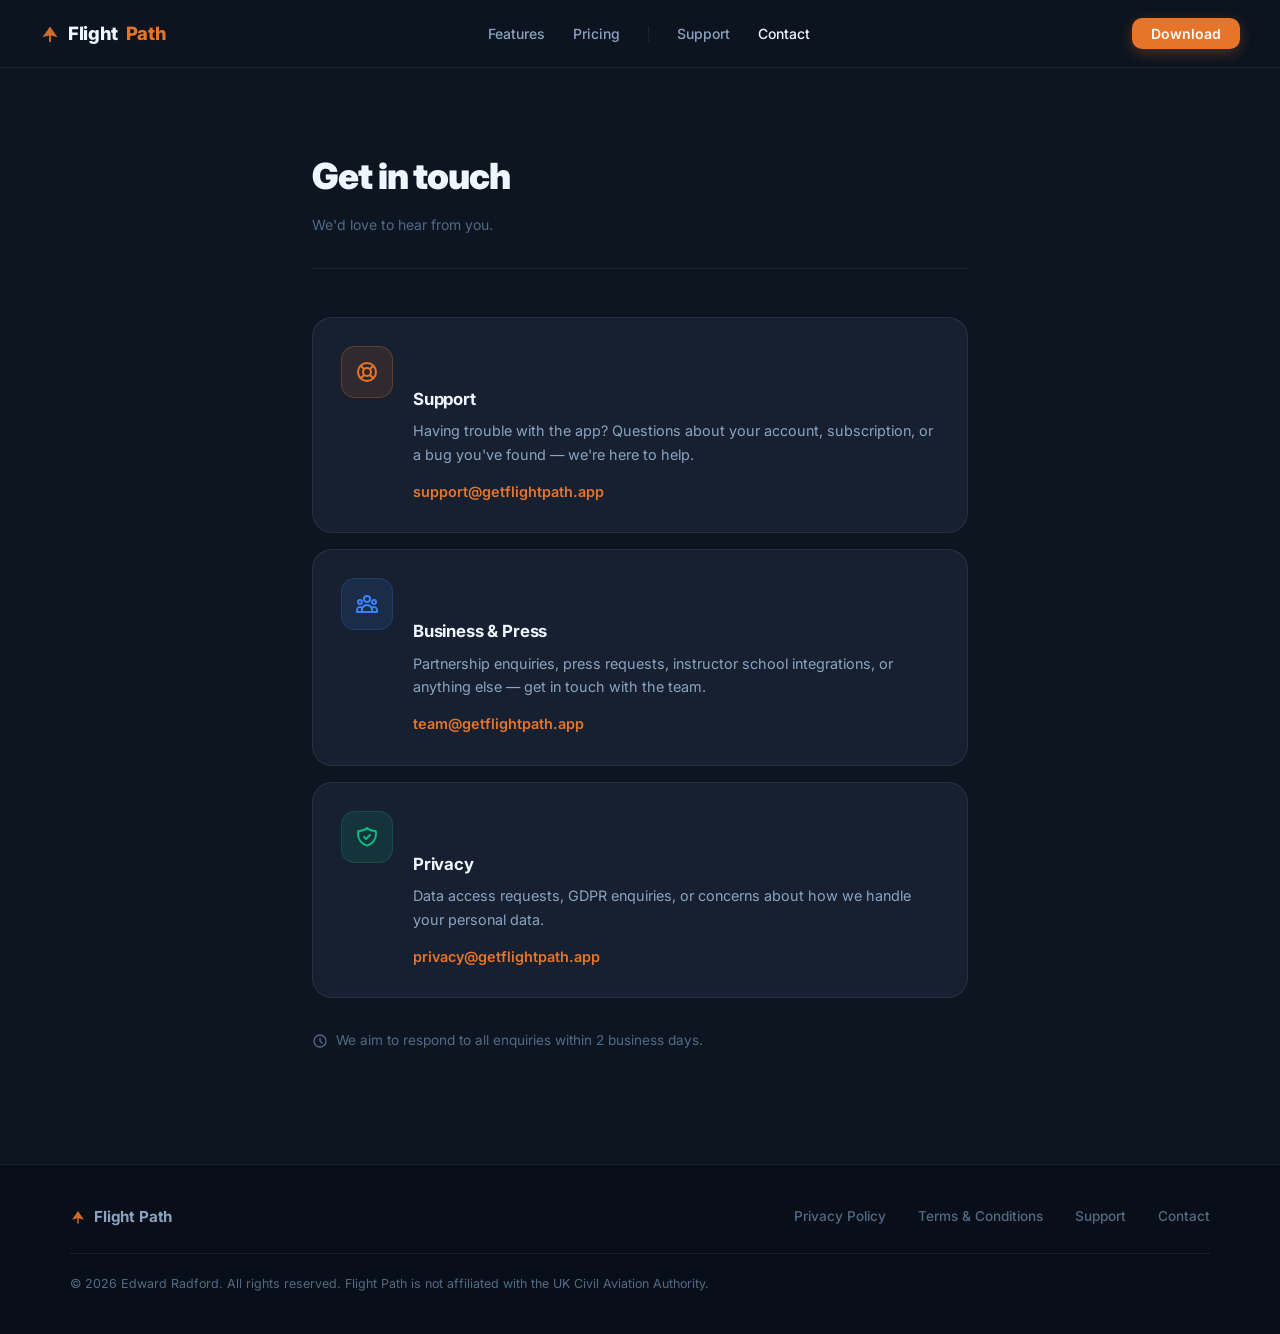
<file: contact.html>
<!DOCTYPE html>
<html lang="en">
<head>
  <meta charset="UTF-8">
  <meta name="viewport" content="width=device-width, initial-scale=1.0">
  <title>Contact — Flight Path</title>
  <meta name="description" content="Get in touch with the Flight Path team.">
  <link rel="preconnect" href="https://fonts.googleapis.com">
  <link rel="preconnect" href="https://fonts.gstatic.com" crossorigin>
  <link href="https://fonts.googleapis.com/css2?family=Inter:wght@300;400;500;600;700;800;900&display=swap" rel="stylesheet">
  <link rel="stylesheet" href="style.css">
</head>
<body>

  <nav>
    <a href="/" class="nav-logo">
      <svg width="20" height="20" viewBox="0 0 24 24" fill="none"><path d="M21 16L12 3L3 16L12 13.5L21 16Z" fill="currentColor" opacity="0.9"/><path d="M12 13.5V21" stroke="currentColor" stroke-width="2" stroke-linecap="round"/></svg>
      Flight<span>Path</span>
    </a>
    <ul class="nav-links">
      <li><a href="/#features">Features</a></li>
      <li><a href="/#pricing">Pricing</a></li>
      <li class="nav-divider" aria-hidden="true"></li>
      <li><a href="support.html">Support</a></li>
      <li><a href="contact.html" style="color: var(--text-1);">Contact</a></li>
    </ul>
    <div class="nav-actions">
      <a href="#" class="btn btn-primary">Download</a>
    </div>
    <button class="nav-hamburger" aria-label="Toggle menu" onclick="document.querySelector('nav').classList.toggle('nav-open')">
      <span></span><span></span><span></span>
    </button>
  </nav>

  <div class="legal-page" style="padding-top: 5rem;">

    <h1>Get in touch</h1>
    <span class="last-updated">We'd love to hear from you.</span>

    <div class="contact-grid">

      <div class="contact-card">
        <div class="contact-card-icon support-icon">
          <svg width="24" height="24" viewBox="0 0 24 24" fill="none"><path d="M18.364 5.636l-3.536 3.536m0 5.656l3.536 3.536M9.172 9.172L5.636 5.636m3.536 9.192l-3.536 3.536M21 12a9 9 0 11-18 0 9 9 0 0118 0zm-5 0a4 4 0 11-8 0 4 4 0 018 0z" stroke="currentColor" stroke-width="2" stroke-linecap="round" stroke-linejoin="round"/></svg>
        </div>
        <div class="contact-card-body">
          <h2>Support</h2>
          <p>Having trouble with the app? Questions about your account, subscription, or a bug you've found — we're here to help.</p>
          <a href="mailto:support@getflightpath.app" class="contact-link">support@getflightpath.app</a>
        </div>
      </div>

      <div class="contact-card">
        <div class="contact-card-icon team-icon">
          <svg width="24" height="24" viewBox="0 0 24 24" fill="none"><path d="M17 20h5v-2a3 3 0 00-5.356-1.857M17 20H7m10 0v-2c0-.656-.126-1.283-.356-1.857M7 20H2v-2a3 3 0 015.356-1.857M7 20v-2c0-.656.126-1.283.356-1.857m0 0a5.002 5.002 0 019.288 0M15 7a3 3 0 11-6 0 3 3 0 016 0zm6 3a2 2 0 11-4 0 2 2 0 014 0zM7 10a2 2 0 11-4 0 2 2 0 014 0z" stroke="currentColor" stroke-width="2" stroke-linecap="round" stroke-linejoin="round"/></svg>
        </div>
        <div class="contact-card-body">
          <h2>Business & Press</h2>
          <p>Partnership enquiries, press requests, instructor school integrations, or anything else — get in touch with the team.</p>
          <a href="mailto:team@getflightpath.app" class="contact-link">team@getflightpath.app</a>
        </div>
      </div>

      <div class="contact-card">
        <div class="contact-card-icon privacy-icon">
          <svg width="24" height="24" viewBox="0 0 24 24" fill="none"><path d="M9 12l2 2 4-4m5.618-4.016A11.955 11.955 0 0112 2.944a11.955 11.955 0 01-8.618 3.04A12.02 12.02 0 003 9c0 5.591 3.824 10.29 9 11.622 5.176-1.332 9-6.03 9-11.622 0-1.042-.133-2.052-.382-3.016z" stroke="currentColor" stroke-width="2" stroke-linecap="round" stroke-linejoin="round"/></svg>
        </div>
        <div class="contact-card-body">
          <h2>Privacy</h2>
          <p>Data access requests, GDPR enquiries, or concerns about how we handle your personal data.</p>
          <a href="mailto:privacy@getflightpath.app" class="contact-link">privacy@getflightpath.app</a>
        </div>
      </div>

    </div>

    <div class="response-note">
      <svg width="16" height="16" viewBox="0 0 24 24" fill="none"><path d="M12 8v4l3 3m6-3a9 9 0 11-18 0 9 9 0 0118 0z" stroke="currentColor" stroke-width="2" stroke-linecap="round"/></svg>
      We aim to respond to all enquiries within 2 business days.
    </div>

  </div>

  <footer>
    <div class="footer-inner">
      <a href="/" class="footer-logo">
        <svg width="16" height="16" viewBox="0 0 24 24" fill="none"><path d="M21 16L12 3L3 16L12 13.5L21 16Z" fill="currentColor" opacity="0.9"/><path d="M12 13.5V21" stroke="currentColor" stroke-width="2" stroke-linecap="round"/></svg>
        Flight Path
      </a>
      <div class="footer-links">
        <a href="privacy.html">Privacy Policy</a>
        <a href="terms.html">Terms &amp; Conditions</a>
        <a href="support.html">Support</a>
        <a href="contact.html">Contact</a>
      </div>
    </div>
    <p class="footer-copy">© 2026 Edward Radford. All rights reserved. Flight Path is not affiliated with the UK Civil Aviation Authority.</p>
  </footer>

</body>
</html>
</file>
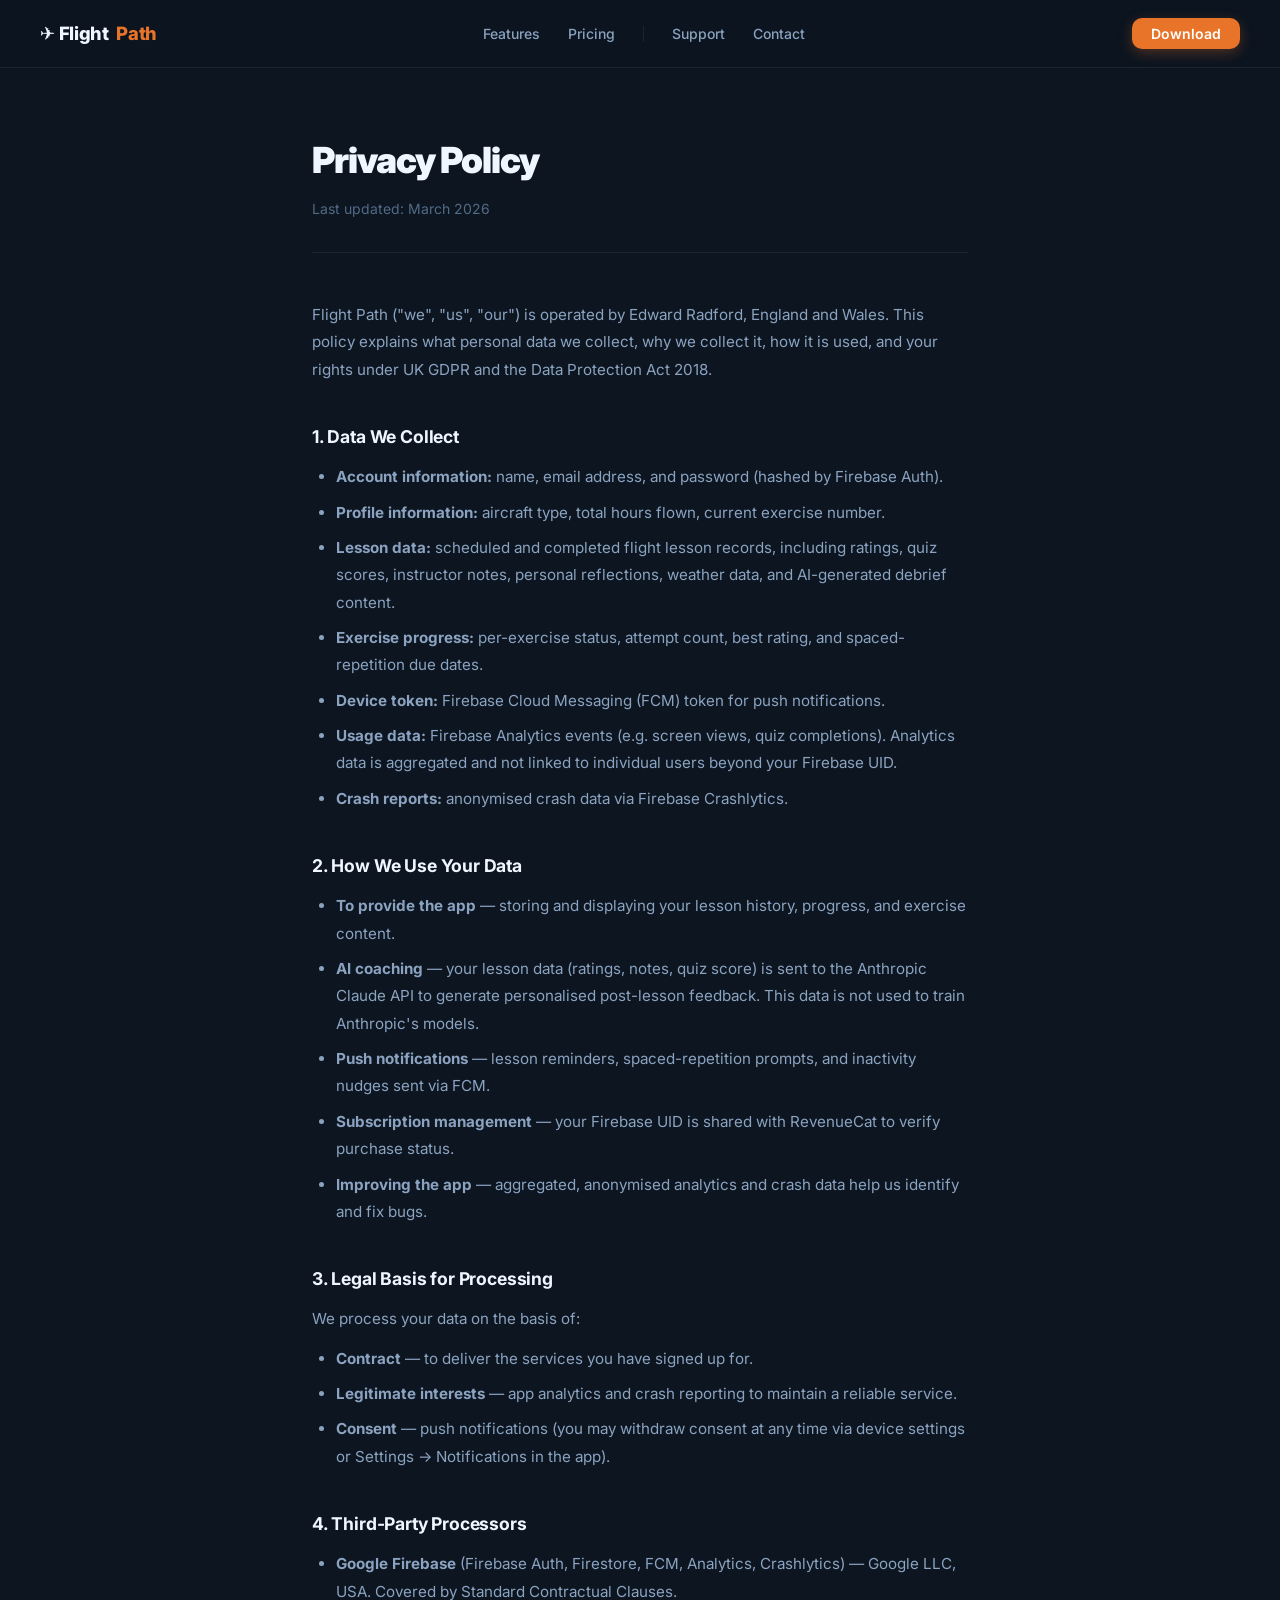
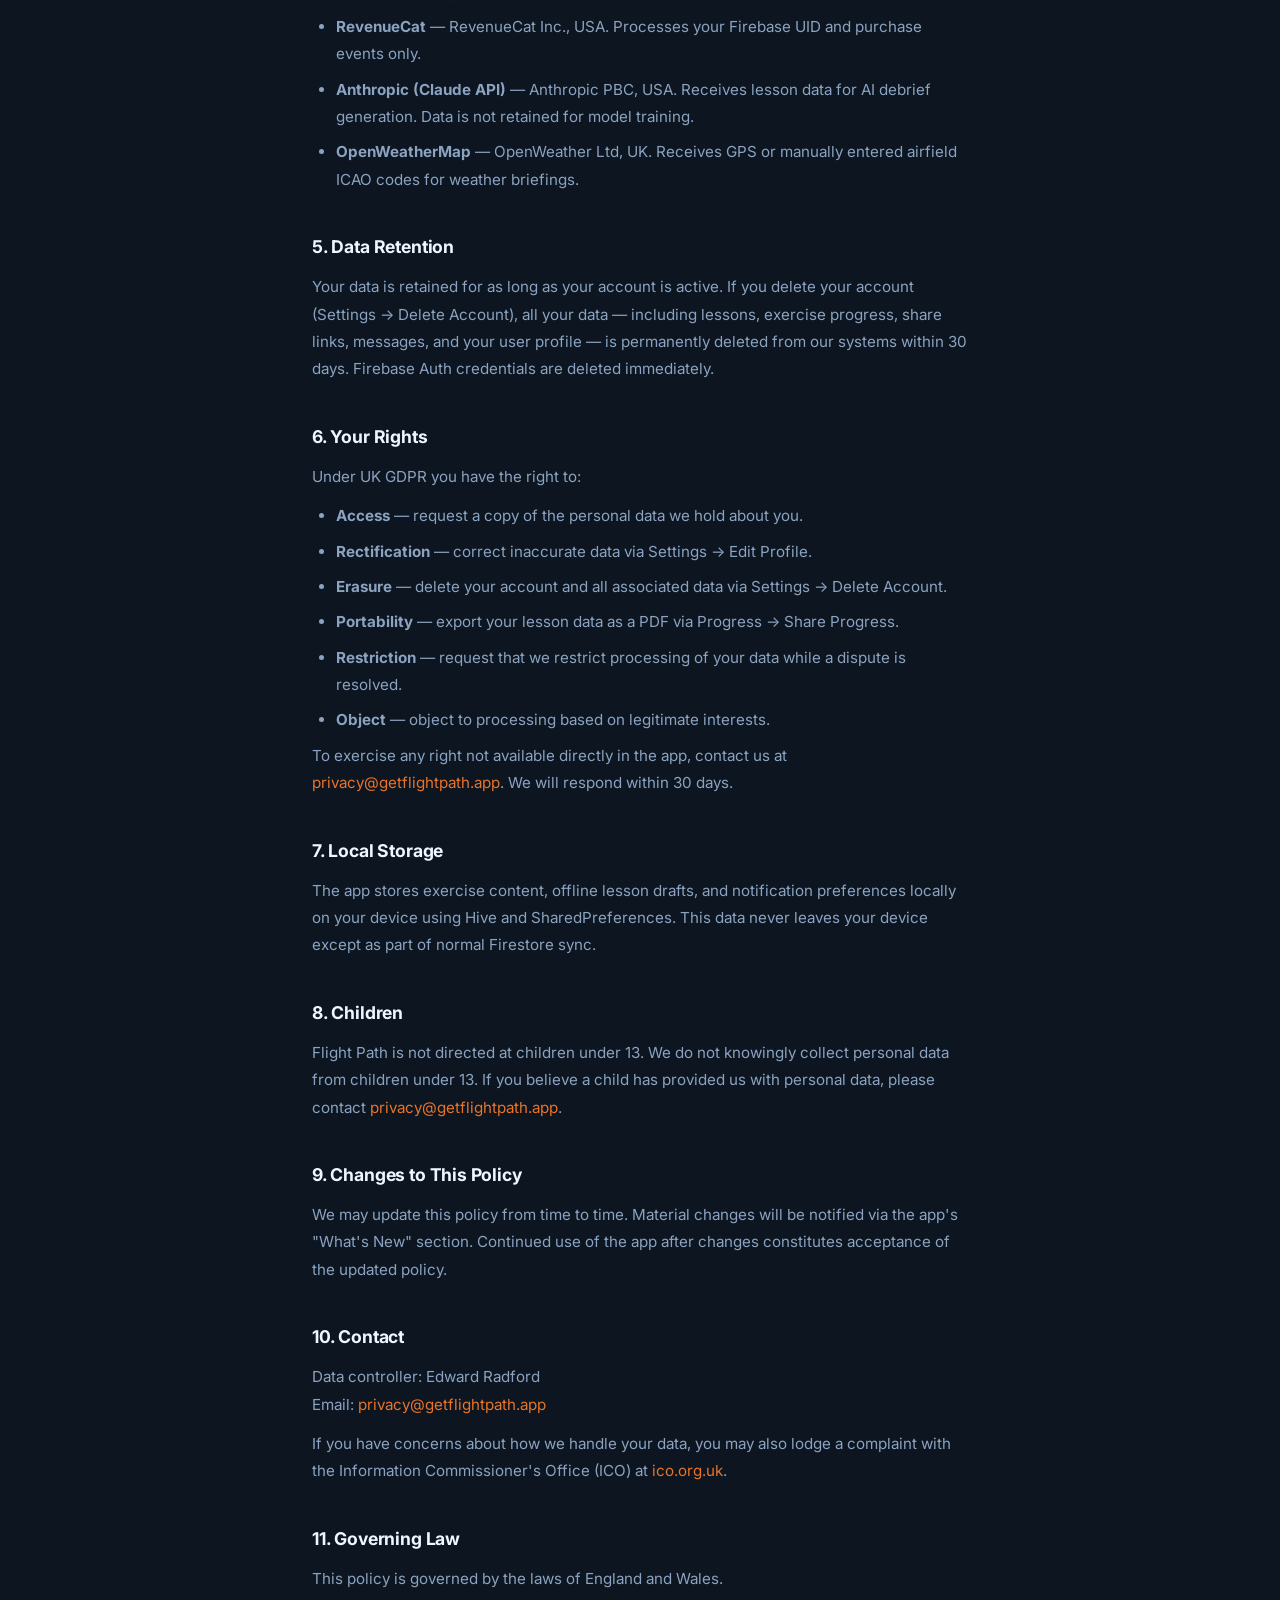
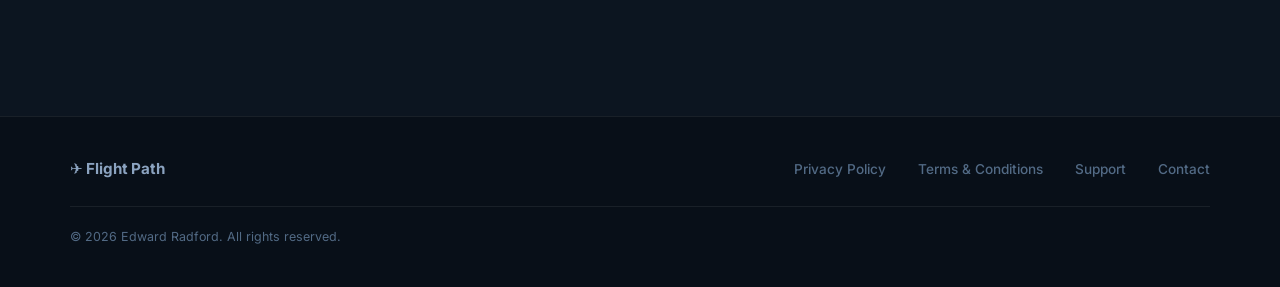
<file: privacy.html>
<!DOCTYPE html>
<html lang="en">
<head>
  <meta charset="UTF-8">
  <meta name="viewport" content="width=device-width, initial-scale=1.0">
  <title>Privacy Policy — Flight Path</title>
  <meta name="description" content="Privacy Policy for the Flight Path app — how we collect, use and protect your data.">
  <meta name="robots" content="index, follow">
  <link rel="canonical" href="https://getflightpath.app/privacy">
  <link rel="stylesheet" href="style.css">
</head>
<body>

  <!-- NAV -->
  <nav>
    <a href="/" class="nav-logo">&#9992; Flight <span>Path</span></a>
    <ul class="nav-links">
      <li><a href="/#features">Features</a></li>
      <li><a href="/#pricing">Pricing</a></li>
      <li class="nav-divider" aria-hidden="true"></li>
      <li><a href="support.html">Support</a></li>
      <li><a href="contact.html">Contact</a></li>
    </ul>
    <div class="nav-actions">
      <a href="#" class="btn btn-primary">Download</a>
    </div>
    <button class="nav-hamburger" aria-label="Toggle menu" onclick="document.querySelector('nav').classList.toggle('nav-open')">
      <span></span><span></span><span></span>
    </button>
  </nav>

  <!-- CONTENT -->
  <main class="legal-page">

    <h1>Privacy Policy</h1>
    <span class="last-updated">Last updated: March 2026</span>

    <p>Flight Path ("we", "us", "our") is operated by Edward Radford, England and Wales. This policy explains what personal data we collect, why we collect it, how it is used, and your rights under UK GDPR and the Data Protection Act 2018.</p>

    <h2>1. Data We Collect</h2>
    <ul>
      <li><strong>Account information:</strong> name, email address, and password (hashed by Firebase Auth).</li>
      <li><strong>Profile information:</strong> aircraft type, total hours flown, current exercise number.</li>
      <li><strong>Lesson data:</strong> scheduled and completed flight lesson records, including ratings, quiz scores, instructor notes, personal reflections, weather data, and AI-generated debrief content.</li>
      <li><strong>Exercise progress:</strong> per-exercise status, attempt count, best rating, and spaced-repetition due dates.</li>
      <li><strong>Device token:</strong> Firebase Cloud Messaging (FCM) token for push notifications.</li>
      <li><strong>Usage data:</strong> Firebase Analytics events (e.g. screen views, quiz completions). Analytics data is aggregated and not linked to individual users beyond your Firebase UID.</li>
      <li><strong>Crash reports:</strong> anonymised crash data via Firebase Crashlytics.</li>
    </ul>

    <h2>2. How We Use Your Data</h2>
    <ul>
      <li><strong>To provide the app</strong> — storing and displaying your lesson history, progress, and exercise content.</li>
      <li><strong>AI coaching</strong> — your lesson data (ratings, notes, quiz score) is sent to the Anthropic Claude API to generate personalised post-lesson feedback. This data is not used to train Anthropic's models.</li>
      <li><strong>Push notifications</strong> — lesson reminders, spaced-repetition prompts, and inactivity nudges sent via FCM.</li>
      <li><strong>Subscription management</strong> — your Firebase UID is shared with RevenueCat to verify purchase status.</li>
      <li><strong>Improving the app</strong> — aggregated, anonymised analytics and crash data help us identify and fix bugs.</li>
    </ul>

    <h2>3. Legal Basis for Processing</h2>
    <p>We process your data on the basis of:</p>
    <ul>
      <li><strong>Contract</strong> — to deliver the services you have signed up for.</li>
      <li><strong>Legitimate interests</strong> — app analytics and crash reporting to maintain a reliable service.</li>
      <li><strong>Consent</strong> — push notifications (you may withdraw consent at any time via device settings or Settings &rarr; Notifications in the app).</li>
    </ul>

    <h2>4. Third-Party Processors</h2>
    <ul>
      <li><strong>Google Firebase</strong> (Firebase Auth, Firestore, FCM, Analytics, Crashlytics) — Google LLC, USA. Covered by Standard Contractual Clauses.</li>
      <li><strong>RevenueCat</strong> — RevenueCat Inc., USA. Processes your Firebase UID and purchase events only.</li>
      <li><strong>Anthropic (Claude API)</strong> — Anthropic PBC, USA. Receives lesson data for AI debrief generation. Data is not retained for model training.</li>
      <li><strong>OpenWeatherMap</strong> — OpenWeather Ltd, UK. Receives GPS or manually entered airfield ICAO codes for weather briefings.</li>
    </ul>

    <h2>5. Data Retention</h2>
    <p>Your data is retained for as long as your account is active. If you delete your account (Settings &rarr; Delete Account), all your data — including lessons, exercise progress, share links, messages, and your user profile — is permanently deleted from our systems within 30 days. Firebase Auth credentials are deleted immediately.</p>

    <h2>6. Your Rights</h2>
    <p>Under UK GDPR you have the right to:</p>
    <ul>
      <li><strong>Access</strong> — request a copy of the personal data we hold about you.</li>
      <li><strong>Rectification</strong> — correct inaccurate data via Settings &rarr; Edit Profile.</li>
      <li><strong>Erasure</strong> — delete your account and all associated data via Settings &rarr; Delete Account.</li>
      <li><strong>Portability</strong> — export your lesson data as a PDF via Progress &rarr; Share Progress.</li>
      <li><strong>Restriction</strong> — request that we restrict processing of your data while a dispute is resolved.</li>
      <li><strong>Object</strong> — object to processing based on legitimate interests.</li>
    </ul>
    <p>To exercise any right not available directly in the app, contact us at <a href="mailto:privacy@getflightpath.app">privacy@getflightpath.app</a>. We will respond within 30 days.</p>

    <h2>7. Local Storage</h2>
    <p>The app stores exercise content, offline lesson drafts, and notification preferences locally on your device using Hive and SharedPreferences. This data never leaves your device except as part of normal Firestore sync.</p>

    <h2>8. Children</h2>
    <p>Flight Path is not directed at children under 13. We do not knowingly collect personal data from children under 13. If you believe a child has provided us with personal data, please contact <a href="mailto:privacy@getflightpath.app">privacy@getflightpath.app</a>.</p>

    <h2>9. Changes to This Policy</h2>
    <p>We may update this policy from time to time. Material changes will be notified via the app's "What's New" section. Continued use of the app after changes constitutes acceptance of the updated policy.</p>

    <h2>10. Contact</h2>
    <p>
      Data controller: Edward Radford<br>
      Email: <a href="mailto:privacy@getflightpath.app">privacy@getflightpath.app</a>
    </p>
    <p>If you have concerns about how we handle your data, you may also lodge a complaint with the Information Commissioner's Office (ICO) at <a href="https://ico.org.uk" target="_blank" rel="noopener">ico.org.uk</a>.</p>

    <h2>11. Governing Law</h2>
    <p>This policy is governed by the laws of England and Wales.</p>

  </main>

  <!-- FOOTER -->
  <footer>
    <div class="footer-inner">
      <a href="/" class="footer-logo">&#9992; Flight Path</a>
      <div class="footer-links">
        <a href="privacy.html">Privacy Policy</a>
        <a href="terms.html">Terms &amp; Conditions</a>
        <a href="support.html">Support</a>
        <a href="contact.html">Contact</a>
      </div>
    </div>
    <p class="footer-copy">&#169; 2026 Edward Radford. All rights reserved.</p>
  </footer>

</body>
</html>
</file>
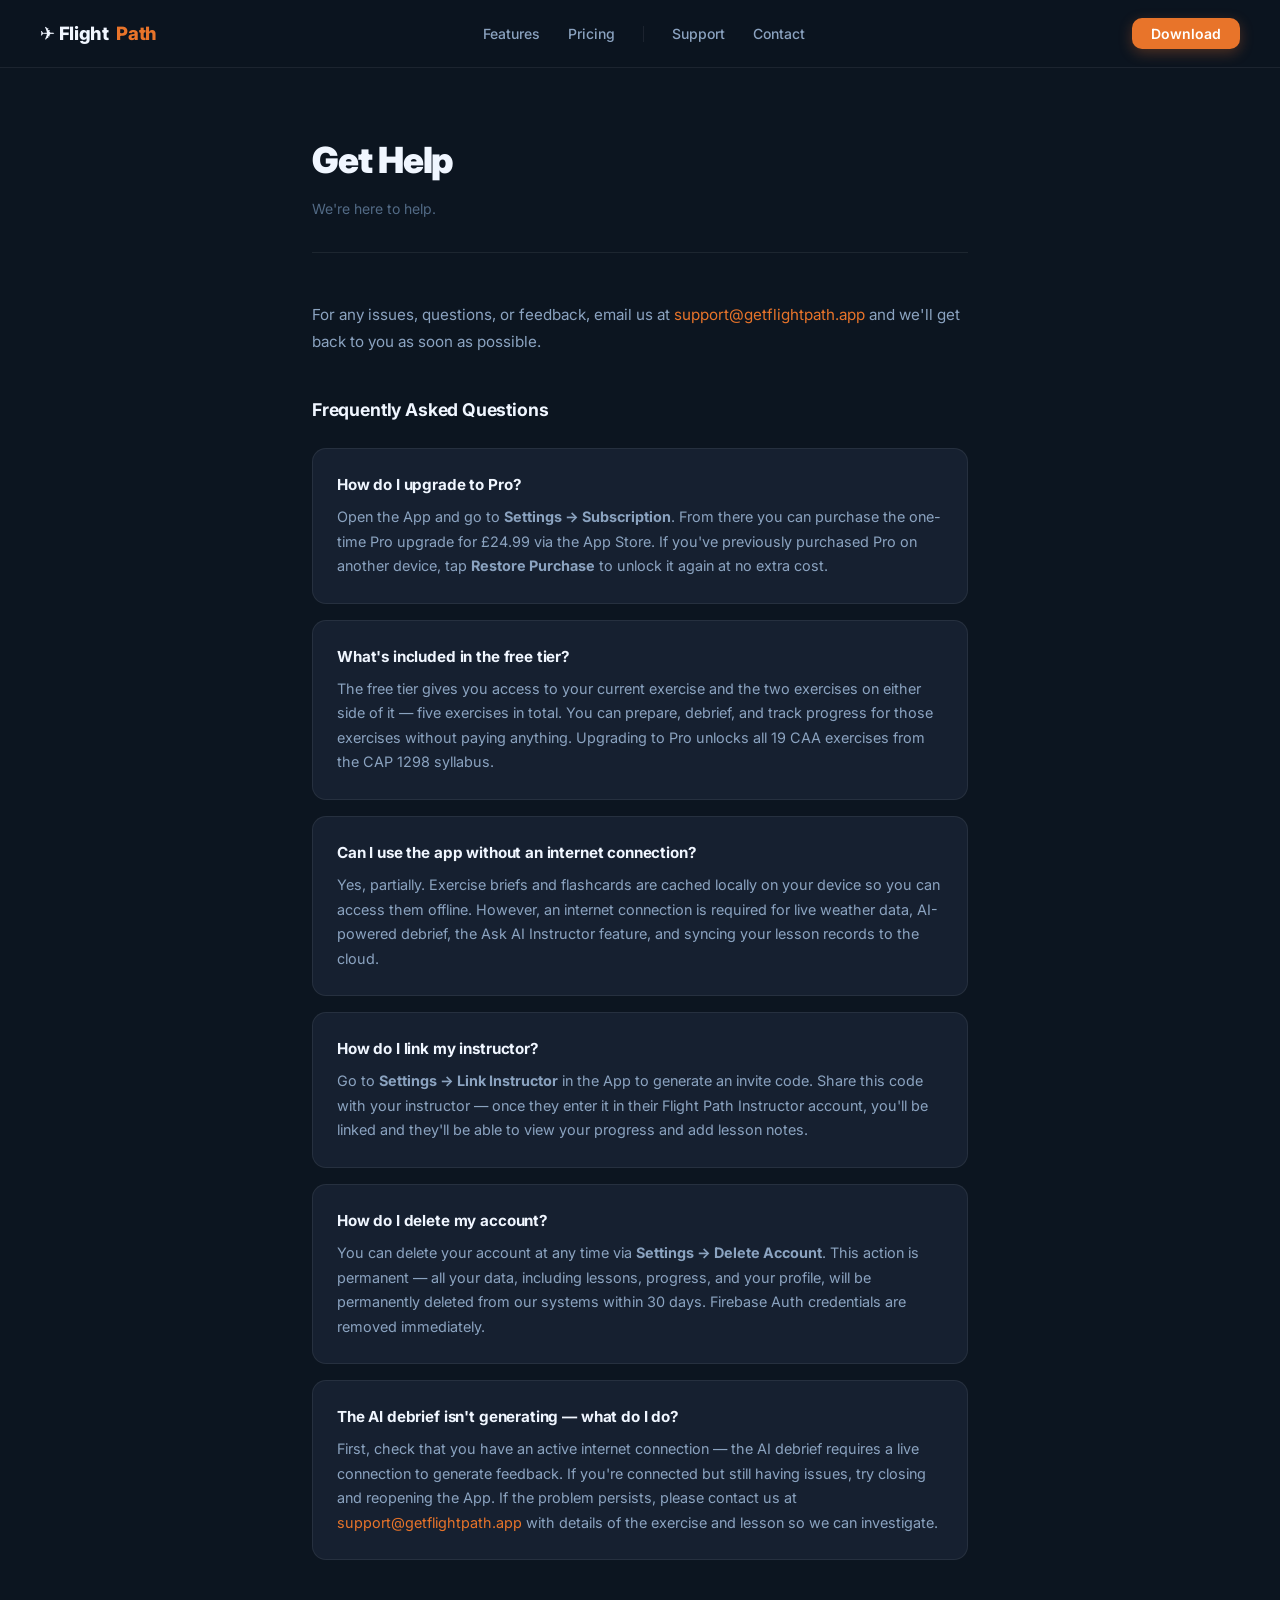
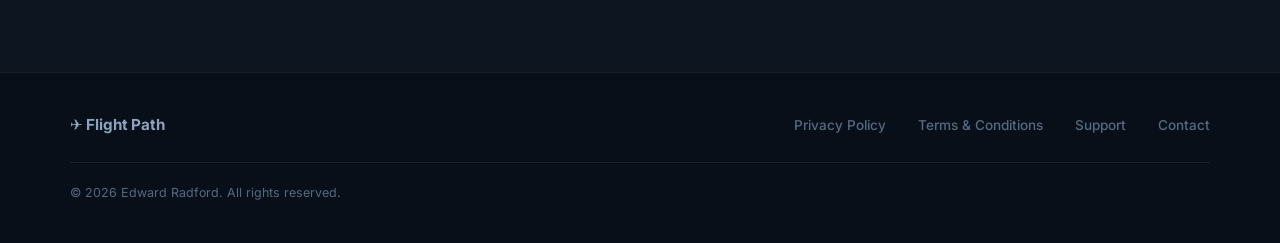
<file: support.html>
<!DOCTYPE html>
<html lang="en">
<head>
  <meta charset="UTF-8">
  <meta name="viewport" content="width=device-width, initial-scale=1.0">
  <title>Support — Flight Path</title>
  <meta name="description" content="Get help with the Flight Path app. FAQs and contact information.">
  <meta name="robots" content="index, follow">
  <link rel="canonical" href="https://getflightpath.app/support">
  <link rel="stylesheet" href="style.css">
</head>
<body>

  <!-- NAV -->
  <nav>
    <a href="/" class="nav-logo">&#9992; Flight <span>Path</span></a>
    <ul class="nav-links">
      <li><a href="/#features">Features</a></li>
      <li><a href="/#pricing">Pricing</a></li>
      <li class="nav-divider" aria-hidden="true"></li>
      <li><a href="support.html">Support</a></li>
      <li><a href="contact.html">Contact</a></li>
    </ul>
    <div class="nav-actions">
      <a href="#" class="btn btn-primary">Download</a>
    </div>
    <button class="nav-hamburger" aria-label="Toggle menu" onclick="document.querySelector('nav').classList.toggle('nav-open')">
      <span></span><span></span><span></span>
    </button>
  </nav>

  <!-- CONTENT -->
  <main class="legal-page">

    <h1>Get Help</h1>
    <span class="last-updated">We're here to help.</span>

    <p>For any issues, questions, or feedback, email us at <a href="mailto:support@getflightpath.app">support@getflightpath.app</a> and we'll get back to you as soon as possible.</p>

    <h2>Frequently Asked Questions</h2>

    <div class="faq-list">

      <div class="faq-item">
        <h3>How do I upgrade to Pro?</h3>
        <p>Open the App and go to <strong>Settings &rarr; Subscription</strong>. From there you can purchase the one-time Pro upgrade for £24.99 via the App Store. If you've previously purchased Pro on another device, tap <strong>Restore Purchase</strong> to unlock it again at no extra cost.</p>
      </div>

      <div class="faq-item">
        <h3>What's included in the free tier?</h3>
        <p>The free tier gives you access to your current exercise and the two exercises on either side of it — five exercises in total. You can prepare, debrief, and track progress for those exercises without paying anything. Upgrading to Pro unlocks all 19 CAA exercises from the CAP 1298 syllabus.</p>
      </div>

      <div class="faq-item">
        <h3>Can I use the app without an internet connection?</h3>
        <p>Yes, partially. Exercise briefs and flashcards are cached locally on your device so you can access them offline. However, an internet connection is required for live weather data, AI-powered debrief, the Ask AI Instructor feature, and syncing your lesson records to the cloud.</p>
      </div>

      <div class="faq-item">
        <h3>How do I link my instructor?</h3>
        <p>Go to <strong>Settings &rarr; Link Instructor</strong> in the App to generate an invite code. Share this code with your instructor — once they enter it in their Flight Path Instructor account, you'll be linked and they'll be able to view your progress and add lesson notes.</p>
      </div>

      <div class="faq-item">
        <h3>How do I delete my account?</h3>
        <p>You can delete your account at any time via <strong>Settings &rarr; Delete Account</strong>. This action is permanent — all your data, including lessons, progress, and your profile, will be permanently deleted from our systems within 30 days. Firebase Auth credentials are removed immediately.</p>
      </div>

      <div class="faq-item">
        <h3>The AI debrief isn't generating — what do I do?</h3>
        <p>First, check that you have an active internet connection — the AI debrief requires a live connection to generate feedback. If you're connected but still having issues, try closing and reopening the App. If the problem persists, please contact us at <a href="mailto:support@getflightpath.app">support@getflightpath.app</a> with details of the exercise and lesson so we can investigate.</p>
      </div>

    </div>

  </main>

  <!-- FOOTER -->
  <footer>
    <div class="footer-inner">
      <a href="/" class="footer-logo">&#9992; Flight Path</a>
      <div class="footer-links">
        <a href="privacy.html">Privacy Policy</a>
        <a href="terms.html">Terms &amp; Conditions</a>
        <a href="support.html">Support</a>
        <a href="contact.html">Contact</a>
      </div>
    </div>
    <p class="footer-copy">&#169; 2026 Edward Radford. All rights reserved.</p>
  </footer>

</body>
</html>
</file>
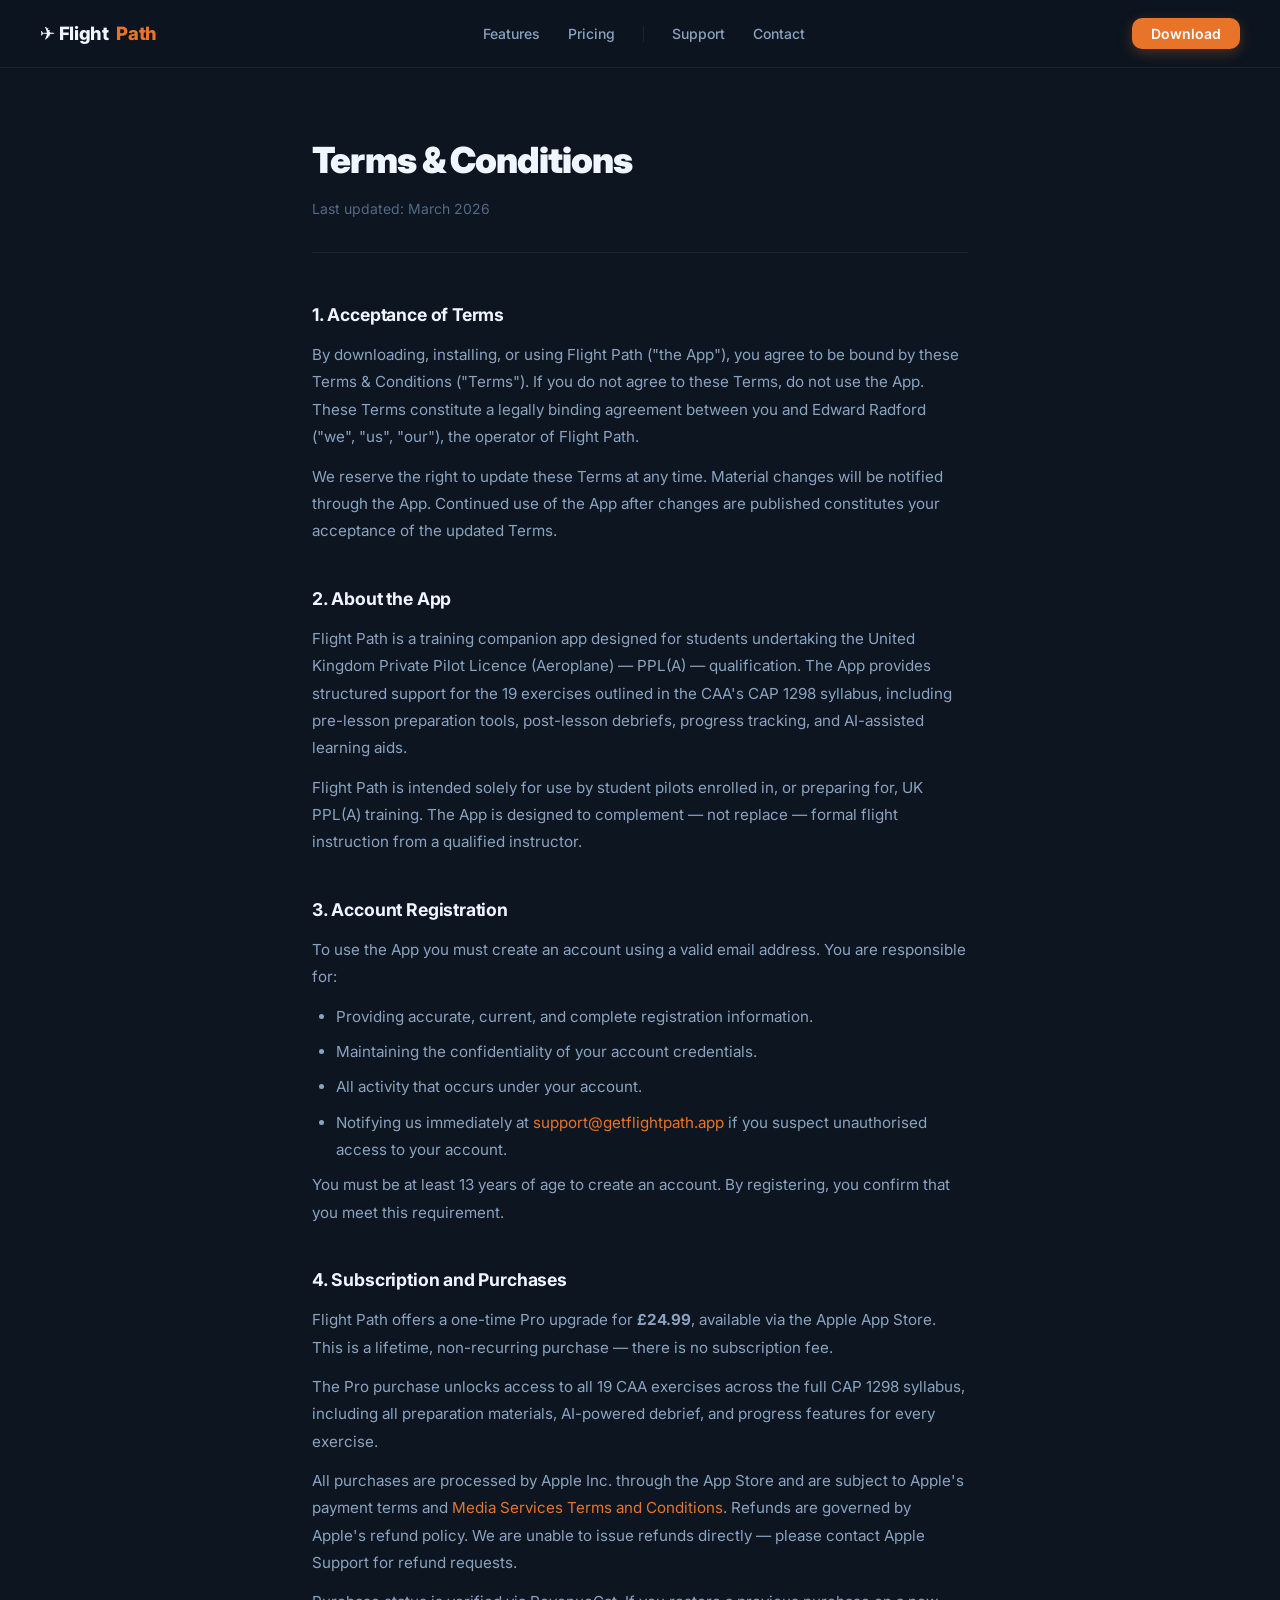
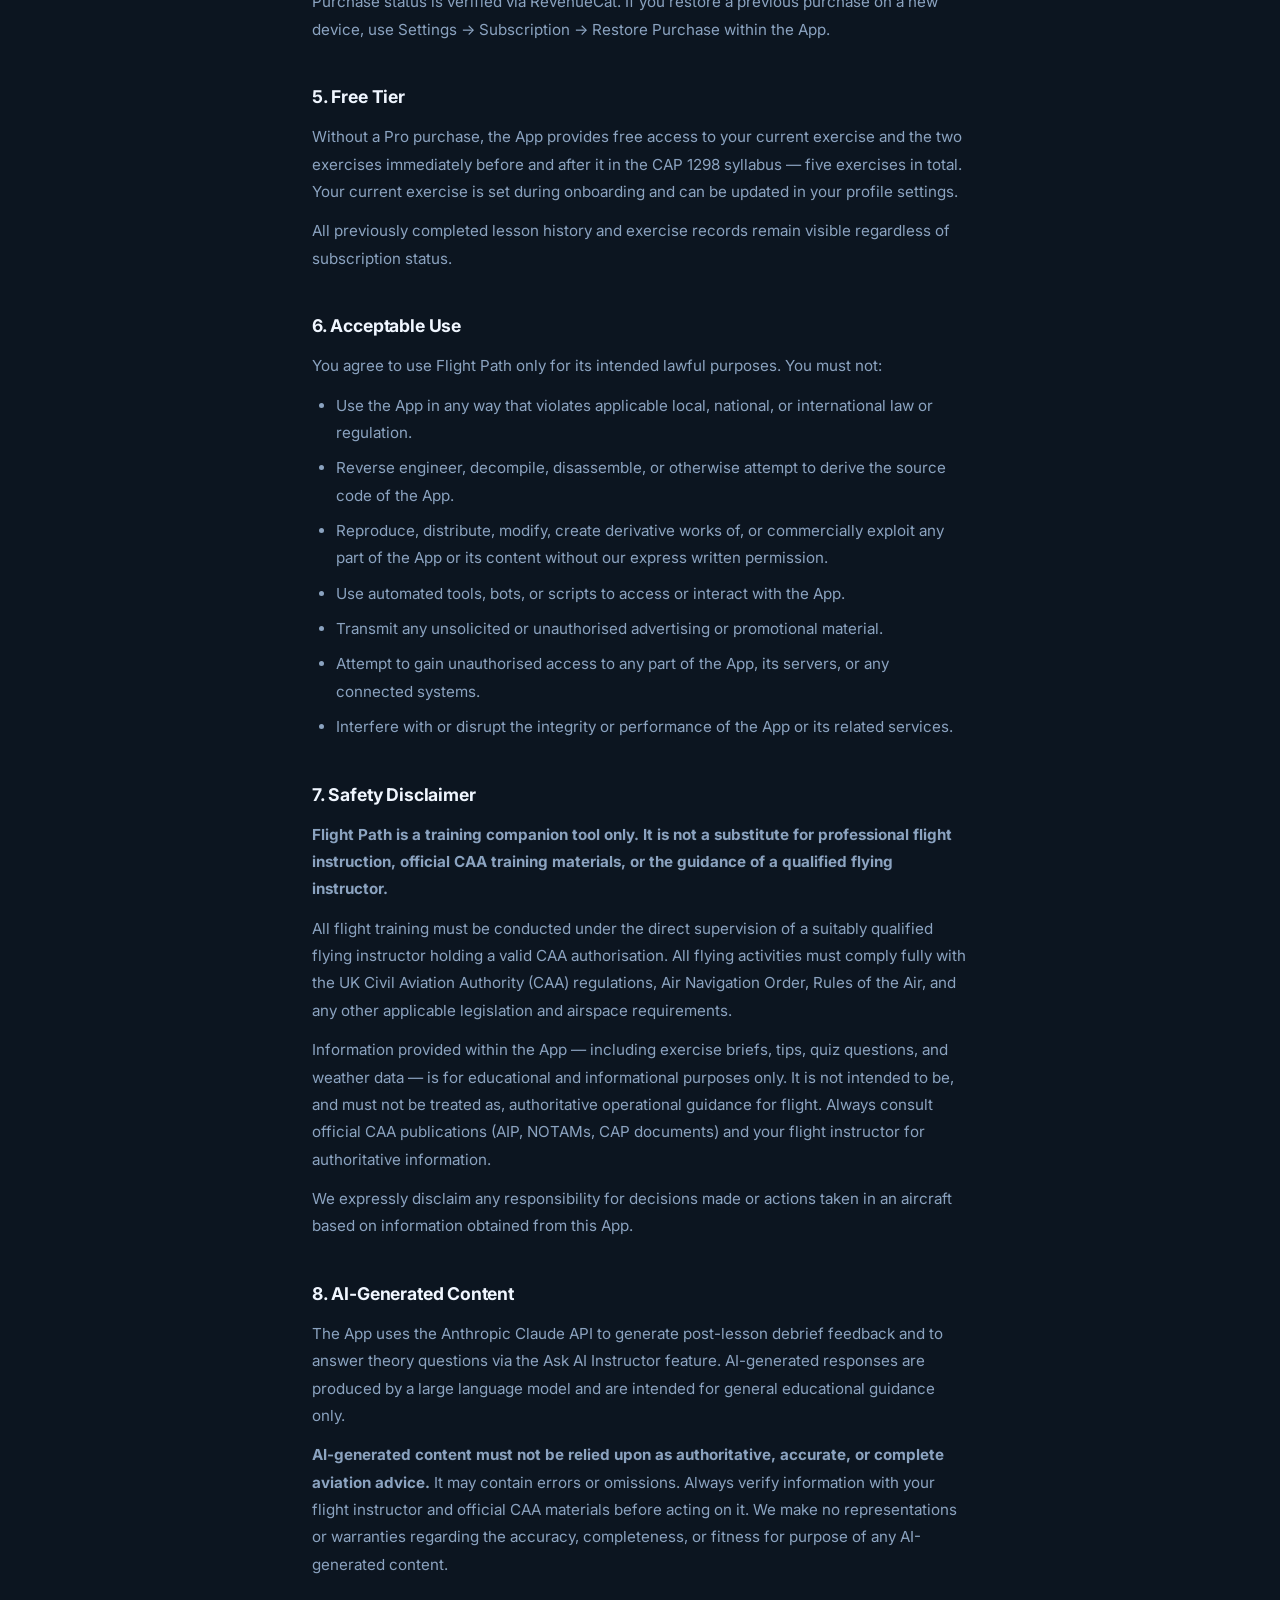
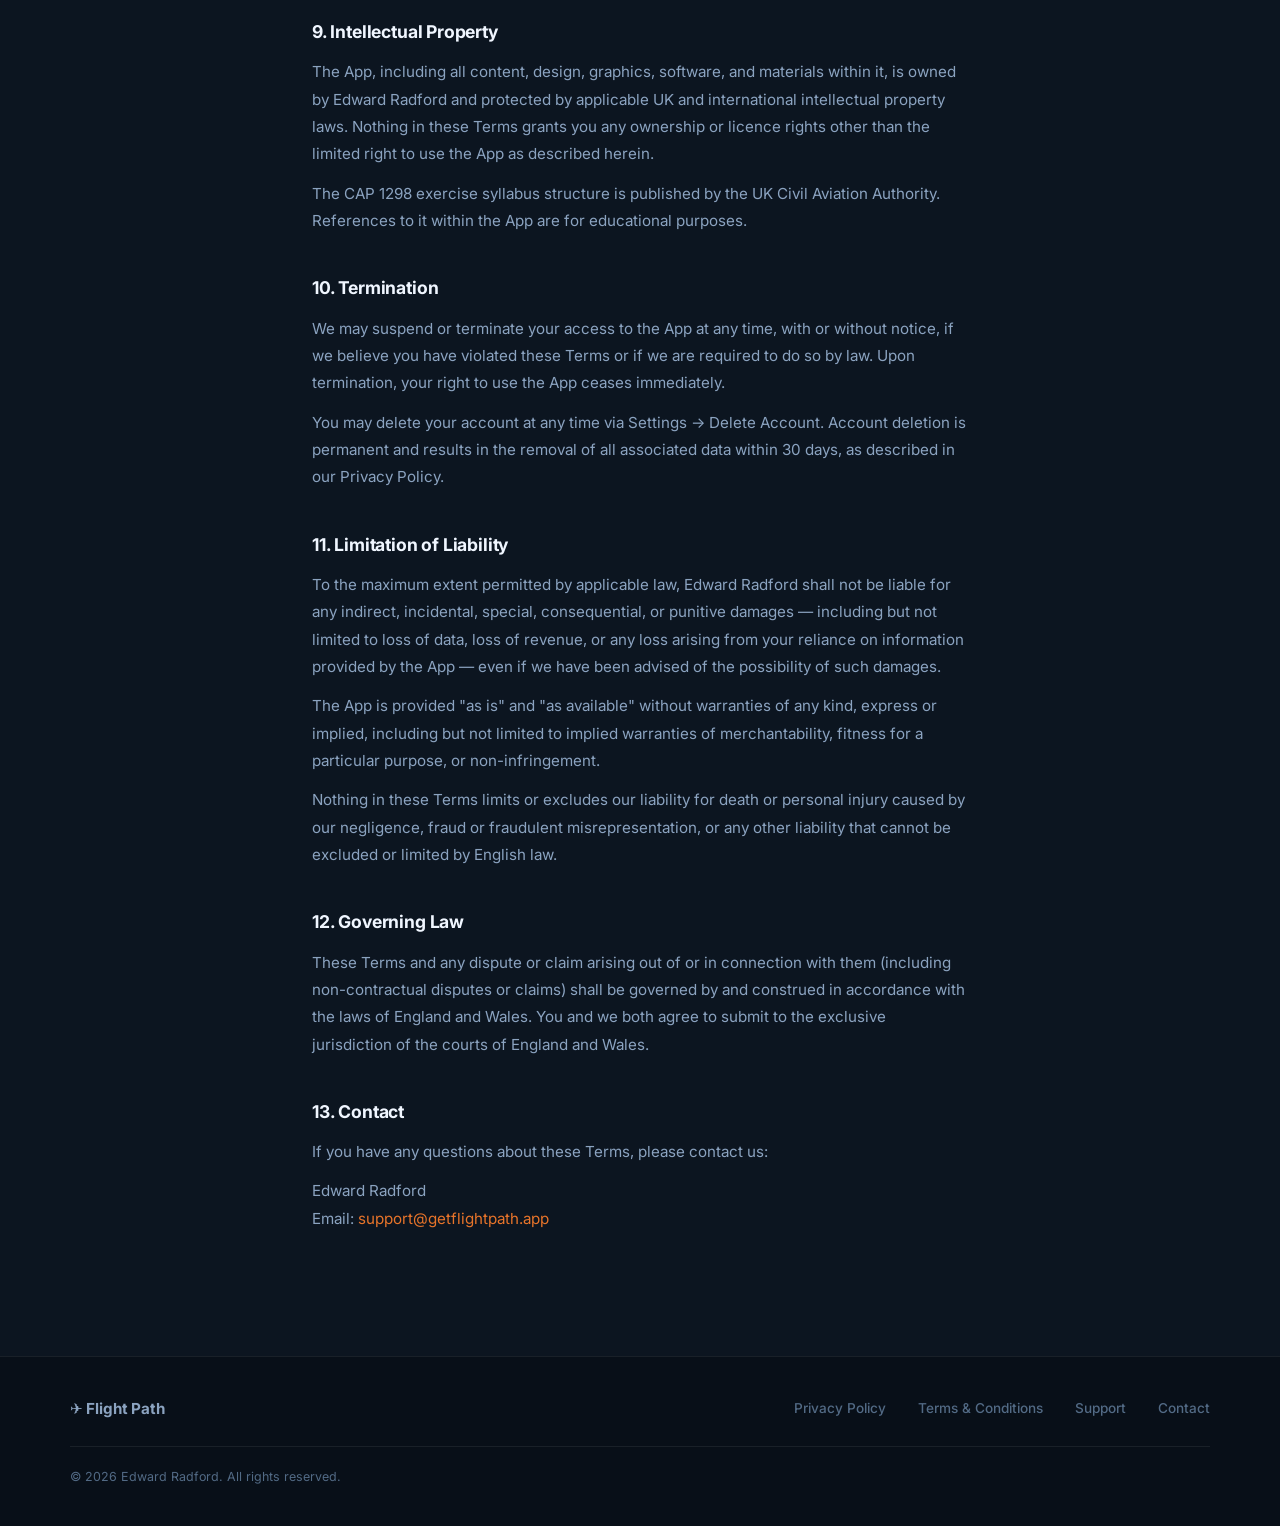
<file: terms.html>
<!DOCTYPE html>
<html lang="en">
<head>
  <meta charset="UTF-8">
  <meta name="viewport" content="width=device-width, initial-scale=1.0">
  <title>Terms &amp; Conditions — Flight Path</title>
  <meta name="description" content="Terms and Conditions for the Flight Path app.">
  <meta name="robots" content="index, follow">
  <link rel="canonical" href="https://getflightpath.app/terms">
  <link rel="stylesheet" href="style.css">
</head>
<body>

  <!-- NAV -->
  <nav>
    <a href="/" class="nav-logo">&#9992; Flight <span>Path</span></a>
    <ul class="nav-links">
      <li><a href="/#features">Features</a></li>
      <li><a href="/#pricing">Pricing</a></li>
      <li class="nav-divider" aria-hidden="true"></li>
      <li><a href="support.html">Support</a></li>
      <li><a href="contact.html">Contact</a></li>
    </ul>
    <div class="nav-actions">
      <a href="#" class="btn btn-primary">Download</a>
    </div>
    <button class="nav-hamburger" aria-label="Toggle menu" onclick="document.querySelector('nav').classList.toggle('nav-open')">
      <span></span><span></span><span></span>
    </button>
  </nav>

  <!-- CONTENT -->
  <main class="legal-page">

    <h1>Terms &amp; Conditions</h1>
    <span class="last-updated">Last updated: March 2026</span>

    <h2>1. Acceptance of Terms</h2>
    <p>By downloading, installing, or using Flight Path ("the App"), you agree to be bound by these Terms &amp; Conditions ("Terms"). If you do not agree to these Terms, do not use the App. These Terms constitute a legally binding agreement between you and Edward Radford ("we", "us", "our"), the operator of Flight Path.</p>
    <p>We reserve the right to update these Terms at any time. Material changes will be notified through the App. Continued use of the App after changes are published constitutes your acceptance of the updated Terms.</p>

    <h2>2. About the App</h2>
    <p>Flight Path is a training companion app designed for students undertaking the United Kingdom Private Pilot Licence (Aeroplane) — PPL(A) — qualification. The App provides structured support for the 19 exercises outlined in the CAA's CAP 1298 syllabus, including pre-lesson preparation tools, post-lesson debriefs, progress tracking, and AI-assisted learning aids.</p>
    <p>Flight Path is intended solely for use by student pilots enrolled in, or preparing for, UK PPL(A) training. The App is designed to complement — not replace — formal flight instruction from a qualified instructor.</p>

    <h2>3. Account Registration</h2>
    <p>To use the App you must create an account using a valid email address. You are responsible for:</p>
    <ul>
      <li>Providing accurate, current, and complete registration information.</li>
      <li>Maintaining the confidentiality of your account credentials.</li>
      <li>All activity that occurs under your account.</li>
      <li>Notifying us immediately at <a href="mailto:support@getflightpath.app">support@getflightpath.app</a> if you suspect unauthorised access to your account.</li>
    </ul>
    <p>You must be at least 13 years of age to create an account. By registering, you confirm that you meet this requirement.</p>

    <h2>4. Subscription and Purchases</h2>
    <p>Flight Path offers a one-time Pro upgrade for <strong>£24.99</strong>, available via the Apple App Store. This is a lifetime, non-recurring purchase — there is no subscription fee.</p>
    <p>The Pro purchase unlocks access to all 19 CAA exercises across the full CAP 1298 syllabus, including all preparation materials, AI-powered debrief, and progress features for every exercise.</p>
    <p>All purchases are processed by Apple Inc. through the App Store and are subject to Apple's payment terms and <a href="https://www.apple.com/legal/internet-services/itunes/uk/terms.html" target="_blank" rel="noopener">Media Services Terms and Conditions</a>. Refunds are governed by Apple's refund policy. We are unable to issue refunds directly — please contact Apple Support for refund requests.</p>
    <p>Purchase status is verified via RevenueCat. If you restore a previous purchase on a new device, use Settings &rarr; Subscription &rarr; Restore Purchase within the App.</p>

    <h2>5. Free Tier</h2>
    <p>Without a Pro purchase, the App provides free access to your current exercise and the two exercises immediately before and after it in the CAP 1298 syllabus — five exercises in total. Your current exercise is set during onboarding and can be updated in your profile settings.</p>
    <p>All previously completed lesson history and exercise records remain visible regardless of subscription status.</p>

    <h2>6. Acceptable Use</h2>
    <p>You agree to use Flight Path only for its intended lawful purposes. You must not:</p>
    <ul>
      <li>Use the App in any way that violates applicable local, national, or international law or regulation.</li>
      <li>Reverse engineer, decompile, disassemble, or otherwise attempt to derive the source code of the App.</li>
      <li>Reproduce, distribute, modify, create derivative works of, or commercially exploit any part of the App or its content without our express written permission.</li>
      <li>Use automated tools, bots, or scripts to access or interact with the App.</li>
      <li>Transmit any unsolicited or unauthorised advertising or promotional material.</li>
      <li>Attempt to gain unauthorised access to any part of the App, its servers, or any connected systems.</li>
      <li>Interfere with or disrupt the integrity or performance of the App or its related services.</li>
    </ul>

    <h2>7. Safety Disclaimer</h2>
    <p><strong>Flight Path is a training companion tool only. It is not a substitute for professional flight instruction, official CAA training materials, or the guidance of a qualified flying instructor.</strong></p>
    <p>All flight training must be conducted under the direct supervision of a suitably qualified flying instructor holding a valid CAA authorisation. All flying activities must comply fully with the UK Civil Aviation Authority (CAA) regulations, Air Navigation Order, Rules of the Air, and any other applicable legislation and airspace requirements.</p>
    <p>Information provided within the App — including exercise briefs, tips, quiz questions, and weather data — is for educational and informational purposes only. It is not intended to be, and must not be treated as, authoritative operational guidance for flight. Always consult official CAA publications (AIP, NOTAMs, CAP documents) and your flight instructor for authoritative information.</p>
    <p>We expressly disclaim any responsibility for decisions made or actions taken in an aircraft based on information obtained from this App.</p>

    <h2>8. AI-Generated Content</h2>
    <p>The App uses the Anthropic Claude API to generate post-lesson debrief feedback and to answer theory questions via the Ask AI Instructor feature. AI-generated responses are produced by a large language model and are intended for general educational guidance only.</p>
    <p><strong>AI-generated content must not be relied upon as authoritative, accurate, or complete aviation advice.</strong> It may contain errors or omissions. Always verify information with your flight instructor and official CAA materials before acting on it. We make no representations or warranties regarding the accuracy, completeness, or fitness for purpose of any AI-generated content.</p>

    <h2>9. Intellectual Property</h2>
    <p>The App, including all content, design, graphics, software, and materials within it, is owned by Edward Radford and protected by applicable UK and international intellectual property laws. Nothing in these Terms grants you any ownership or licence rights other than the limited right to use the App as described herein.</p>
    <p>The CAP 1298 exercise syllabus structure is published by the UK Civil Aviation Authority. References to it within the App are for educational purposes.</p>

    <h2>10. Termination</h2>
    <p>We may suspend or terminate your access to the App at any time, with or without notice, if we believe you have violated these Terms or if we are required to do so by law. Upon termination, your right to use the App ceases immediately.</p>
    <p>You may delete your account at any time via Settings &rarr; Delete Account. Account deletion is permanent and results in the removal of all associated data within 30 days, as described in our Privacy Policy.</p>

    <h2>11. Limitation of Liability</h2>
    <p>To the maximum extent permitted by applicable law, Edward Radford shall not be liable for any indirect, incidental, special, consequential, or punitive damages — including but not limited to loss of data, loss of revenue, or any loss arising from your reliance on information provided by the App — even if we have been advised of the possibility of such damages.</p>
    <p>The App is provided "as is" and "as available" without warranties of any kind, express or implied, including but not limited to implied warranties of merchantability, fitness for a particular purpose, or non-infringement.</p>
    <p>Nothing in these Terms limits or excludes our liability for death or personal injury caused by our negligence, fraud or fraudulent misrepresentation, or any other liability that cannot be excluded or limited by English law.</p>

    <h2>12. Governing Law</h2>
    <p>These Terms and any dispute or claim arising out of or in connection with them (including non-contractual disputes or claims) shall be governed by and construed in accordance with the laws of England and Wales. You and we both agree to submit to the exclusive jurisdiction of the courts of England and Wales.</p>

    <h2>13. Contact</h2>
    <p>If you have any questions about these Terms, please contact us:</p>
    <p>
      Edward Radford<br>
      Email: <a href="mailto:support@getflightpath.app">support@getflightpath.app</a>
    </p>

  </main>

  <!-- FOOTER -->
  <footer>
    <div class="footer-inner">
      <a href="/" class="footer-logo">&#9992; Flight Path</a>
      <div class="footer-links">
        <a href="privacy.html">Privacy Policy</a>
        <a href="terms.html">Terms &amp; Conditions</a>
        <a href="support.html">Support</a>
        <a href="contact.html">Contact</a>
      </div>
    </div>
    <p class="footer-copy">&#169; 2026 Edward Radford. All rights reserved.</p>
  </footer>

</body>
</html>
</file>
<file: style.css>
@import url('https://fonts.googleapis.com/css2?family=Inter:ital,wght@0,300;0,400;0,500;0,600;0,700;0,800;0,900;1,400&display=swap');

*, *::before, *::after {
  box-sizing: border-box;
  margin: 0;
  padding: 0;
}

:root {
  --orange:        #E8742A;
  --orange-light:  #F08340;
  --orange-dim:    rgba(232, 116, 42, 0.12);
  --orange-border: rgba(232, 116, 42, 0.25);
  --purple:        #8B5CF6;
  --purple-dim:    rgba(139, 92, 246, 0.12);
  --blue:          #3B82F6;
  --blue-dim:      rgba(59, 130, 246, 0.12);
  --green:         #10B981;
  --green-dim:     rgba(16, 185, 129, 0.12);
  --amber:         #F59E0B;
  --amber-dim:     rgba(245, 158, 11, 0.12);
  --bg:            #0C1520;
  --bg-2:          #111D2B;
  --bg-card:       #162030;
  --bg-card-hover: #1C2A3E;
  --text-1:        #F0F6FF;
  --text-2:        #8BA3C0;
  --text-3:        #526A85;
  --border:        rgba(255, 255, 255, 0.07);
  --border-2:      rgba(255, 255, 255, 0.04);
  --radius-card:   20px;
  --radius-btn:    10px;
  --max-w:         1140px;
}

html { scroll-behavior: smooth; }

body {
  font-family: 'Inter', system-ui, sans-serif;
  background-color: var(--bg);
  color: var(--text-1);
  line-height: 1.6;
  -webkit-font-smoothing: antialiased;
  -moz-osx-font-smoothing: grayscale;
  overflow-x: hidden;
}

a { color: var(--orange); text-decoration: none; }
a:hover { text-decoration: underline; }

/* ─── NAV ───────────────────────────────────────────────── */

nav {
  position: sticky;
  top: 0;
  z-index: 100;
  display: flex;
  align-items: center;
  justify-content: space-between;
  padding: 0 2.5rem;
  height: 68px;
  background: rgba(12, 21, 32, 0.85);
  backdrop-filter: blur(20px);
  -webkit-backdrop-filter: blur(20px);
  border-bottom: 1px solid var(--border);
}

.nav-logo {
  display: flex;
  align-items: center;
  gap: 0.5rem;
  font-size: 1.15rem;
  font-weight: 800;
  color: var(--text-1);
  text-decoration: none;
  letter-spacing: -0.02em;
}
.nav-logo svg { color: var(--orange); }
.nav-logo span { color: var(--orange); }

.nav-links {
  display: flex;
  align-items: center;
  gap: 1.75rem;
  list-style: none;
}
.nav-links a {
  color: var(--text-2);
  font-size: 0.875rem;
  font-weight: 500;
  transition: color 0.15s;
  text-decoration: none;
}
.nav-links a:hover { color: var(--text-1); text-decoration: none; }
.nav-links .nav-divider {
  width: 1px;
  height: 16px;
  background: var(--border);
  flex-shrink: 0;
}

.nav-hamburger {
  display: none;
  flex-direction: column;
  gap: 5px;
  background: none;
  border: none;
  cursor: pointer;
  padding: 8px;
  z-index: 101;
}
.nav-hamburger span {
  display: block;
  width: 22px;
  height: 2px;
  background: var(--text-1);
  border-radius: 2px;
  transition: transform 0.3s, opacity 0.3s;
}

/* ─── BUTTONS ───────────────────────────────────────────── */

.btn {
  display: inline-flex;
  align-items: center;
  gap: 0.4rem;
  padding: 0.55rem 1.2rem;
  border-radius: var(--radius-btn);
  font-family: 'Inter', sans-serif;
  font-size: 0.875rem;
  font-weight: 600;
  cursor: pointer;
  transition: all 0.2s ease;
  text-decoration: none;
  border: none;
  line-height: 1;
}

.btn-primary {
  background: var(--orange);
  color: #fff;
  box-shadow: 0 4px 14px rgba(232, 116, 42, 0.3);
}
.btn-primary:hover {
  background: var(--orange-light);
  transform: translateY(-1px);
  box-shadow: 0 6px 20px rgba(232, 116, 42, 0.4);
  text-decoration: none;
  color: #fff;
}

.btn-outline {
  background: transparent;
  color: var(--text-1);
  border: 1px solid var(--border-2);
  backdrop-filter: blur(8px);
}
.btn-outline:hover {
  background: var(--bg-card);
  border-color: var(--border);
  text-decoration: none;
  color: var(--text-1);
}

.btn-ghost {
  background: transparent;
  color: var(--text-2);
  padding: 0.55rem 0.5rem;
}
.btn-ghost:hover { color: var(--text-1); text-decoration: none; }

.btn-full { width: 100%; justify-content: center; padding: 0.9rem 1.5rem; font-size: 0.95rem; }

/* ─── HERO ──────────────────────────────────────────────── */

.hero {
  position: relative;
  padding: 5rem 2.5rem 4rem;
  overflow: hidden;
}

.hero-glow {
  position: absolute;
  top: -20%;
  left: 50%;
  transform: translateX(-50%);
  width: 800px;
  height: 500px;
  background: radial-gradient(ellipse at center, rgba(232, 116, 42, 0.12) 0%, transparent 65%);
  pointer-events: none;
}

.hero-inner {
  max-width: var(--max-w);
  margin: 0 auto;
  display: grid;
  grid-template-columns: 1fr 420px;
  gap: 4rem;
  align-items: center;
}

.hero-content { max-width: 560px; }

.hero-badge {
  display: inline-flex;
  align-items: center;
  gap: 0.5rem;
  background: var(--orange-dim);
  color: var(--orange);
  border: 1px solid var(--orange-border);
  border-radius: 100px;
  padding: 0.35rem 1rem;
  font-size: 0.78rem;
  font-weight: 600;
  letter-spacing: 0.04em;
  text-transform: uppercase;
  margin-bottom: 1.75rem;
}

.badge-dot {
  width: 6px;
  height: 6px;
  background: var(--orange);
  border-radius: 50%;
  animation: pulse 2s ease-in-out infinite;
}
@keyframes pulse {
  0%, 100% { opacity: 1; transform: scale(1); }
  50% { opacity: 0.5; transform: scale(0.8); }
}

.hero-content h1 {
  font-size: clamp(2.6rem, 5vw, 4rem);
  font-weight: 900;
  letter-spacing: -0.04em;
  line-height: 1.05;
  margin-bottom: 1.25rem;
  color: var(--text-1);
}
.hero-content h1 em {
  font-style: normal;
  color: var(--orange);
  position: relative;
}

.hero-content p {
  font-size: clamp(1rem, 2vw, 1.15rem);
  color: var(--text-2);
  line-height: 1.75;
  margin-bottom: 2.5rem;
}

.hero-actions {
  display: flex;
  align-items: center;
  gap: 1.25rem;
  flex-wrap: wrap;
}

.app-store-badge { display: inline-block; transition: transform 0.2s, opacity 0.2s; }
.app-store-badge:hover { transform: translateY(-2px); opacity: 0.88; text-decoration: none; }
.app-store-badge img { height: 50px; }

/* ─── PHONE MOCKUP ──────────────────────────────────────── */

.hero-phone {
  position: relative;
  display: flex;
  justify-content: center;
}

.phone-glow {
  position: absolute;
  bottom: -40px;
  left: 50%;
  transform: translateX(-50%);
  width: 300px;
  height: 120px;
  background: radial-gradient(ellipse at center, rgba(232, 116, 42, 0.18) 0%, transparent 70%);
  pointer-events: none;
  filter: blur(20px);
}

.phone-frame {
  width: 260px;
  background: #0D1824;
  border-radius: 40px;
  border: 2px solid rgba(255,255,255,0.12);
  box-shadow:
    0 0 0 1px rgba(0,0,0,0.5),
    0 32px 64px rgba(0,0,0,0.6),
    inset 0 1px 0 rgba(255,255,255,0.08);
  padding: 16px 12px 20px;
  position: relative;
  transform: perspective(1200px) rotateY(-8deg) rotateX(2deg);
}

.phone-notch {
  width: 80px;
  height: 22px;
  background: #0D1824;
  border-radius: 0 0 14px 14px;
  margin: 0 auto 10px;
  border: 1.5px solid rgba(255,255,255,0.08);
  border-top: none;
}

.phone-screen {
  background: #111E2D;
  border-radius: 26px;
  overflow: hidden;
  padding: 14px;
}

.phone-ui { display: flex; flex-direction: column; gap: 10px; }

.phone-header {
  display: flex;
  align-items: center;
  justify-content: space-between;
}
.phone-greeting {
  font-size: 0.65rem;
  font-weight: 600;
  color: var(--text-1);
  letter-spacing: -0.01em;
}
.phone-avatar {
  width: 24px;
  height: 24px;
  border-radius: 50%;
  background: linear-gradient(135deg, var(--orange) 0%, #C0520A 100%);
}

.phone-card {
  border-radius: 14px;
  padding: 12px;
}
.phone-card.orange {
  background: linear-gradient(135deg, var(--orange) 0%, #BF560E 100%);
}
.phone-card.dark {
  background: rgba(255,255,255,0.04);
  border: 1px solid var(--border);
}

.phone-card-label {
  font-size: 0.5rem;
  font-weight: 700;
  letter-spacing: 0.08em;
  color: rgba(255,255,255,0.65);
  margin-bottom: 3px;
}
.phone-card-title {
  font-size: 0.85rem;
  font-weight: 800;
  color: #fff;
  letter-spacing: -0.02em;
}
.phone-card-sub {
  font-size: 0.65rem;
  color: rgba(255,255,255,0.7);
  margin-bottom: 8px;
}
.phone-pill {
  display: inline-block;
  background: rgba(255,255,255,0.2);
  color: #fff;
  font-size: 0.6rem;
  font-weight: 600;
  padding: 3px 8px;
  border-radius: 20px;
}

.phone-steps {
  display: grid;
  grid-template-columns: repeat(4, 1fr);
  gap: 4px;
}
.phone-step {
  display: flex;
  flex-direction: column;
  align-items: center;
  gap: 4px;
}
.step-icon {
  width: 26px;
  height: 26px;
  border-radius: 50%;
  background: rgba(255,255,255,0.06);
  border: 1px solid var(--border);
  display: flex;
  align-items: center;
  justify-content: center;
  font-size: 0.55rem;
  font-weight: 700;
  color: var(--text-3);
}
.phone-step.done .step-icon {
  background: rgba(16, 185, 129, 0.15);
  border-color: rgba(16, 185, 129, 0.4);
  color: var(--green);
}
.step-icon.active {
  background: var(--orange-dim);
  border-color: var(--orange-border);
  color: var(--orange);
}
.step-icon.dim { opacity: 0.4; }
.phone-step span {
  font-size: 0.5rem;
  color: var(--text-3);
  text-align: center;
}
.phone-step.done span, .phone-step.active span { color: var(--text-2); }

.phone-hours {
  font-size: 1.4rem;
  font-weight: 800;
  color: var(--text-1);
  letter-spacing: -0.03em;
  line-height: 1;
  margin: 4px 0 8px;
}
.phone-hours span { font-size: 0.75rem; font-weight: 500; color: var(--text-2); }

.phone-progress-bar {
  height: 4px;
  background: var(--border);
  border-radius: 2px;
  overflow: hidden;
}
.phone-progress-fill {
  height: 100%;
  background: linear-gradient(90deg, var(--orange) 0%, var(--orange-light) 100%);
  border-radius: 2px;
}

/* ─── STATS BAR ─────────────────────────────────────────── */

.stats-bar {
  border-top: 1px solid var(--border);
  border-bottom: 1px solid var(--border);
  background: var(--bg-2);
  padding: 1.5rem 2.5rem;
}
.stats-inner {
  max-width: var(--max-w);
  margin: 0 auto;
  display: flex;
  align-items: center;
  justify-content: center;
  gap: 3rem;
  flex-wrap: wrap;
}
.stat { text-align: center; }
.stat-number {
  display: block;
  font-size: 1.4rem;
  font-weight: 800;
  color: var(--text-1);
  letter-spacing: -0.02em;
  line-height: 1;
  margin-bottom: 0.2rem;
}
.stat-label {
  font-size: 0.78rem;
  color: var(--text-3);
  font-weight: 500;
}
.stat-divider {
  width: 1px;
  height: 40px;
  background: var(--border);
}

/* ─── HOW IT WORKS ──────────────────────────────────────── */

.how-it-works {
  padding: 6rem 2.5rem;
  max-width: var(--max-w);
  margin: 0 auto;
}

.steps-row {
  display: flex;
  align-items: stretch;
  gap: 0;
  justify-content: center;
  flex-wrap: wrap;
}

.step-card {
  flex: 1;
  min-width: 200px;
  max-width: 260px;
  background: var(--bg-card);
  border: 1px solid var(--border);
  border-radius: var(--radius-card);
  padding: 2rem 1.5rem;
  position: relative;
  transition: border-color 0.2s, transform 0.2s;
}
.step-card:hover {
  border-color: rgba(255,255,255,0.12);
  transform: translateY(-4px);
}
.step-card.highlighted {
  border-color: var(--orange-border);
  background: linear-gradient(160deg, rgba(232,116,42,0.06) 0%, var(--bg-card) 60%);
}
.step-card.highlighted:hover { border-color: var(--orange); }

.step-number {
  font-size: 0.7rem;
  font-weight: 700;
  color: var(--text-3);
  letter-spacing: 0.1em;
  margin-bottom: 1rem;
}
.step-icon-wrap {
  width: 52px;
  height: 52px;
  background: var(--orange-dim);
  border: 1px solid var(--orange-border);
  border-radius: 14px;
  display: flex;
  align-items: center;
  justify-content: center;
  color: var(--orange);
  margin-bottom: 1.25rem;
}
.step-card h3 {
  font-size: 1.05rem;
  font-weight: 700;
  color: var(--text-1);
  margin-bottom: 0.5rem;
  letter-spacing: -0.01em;
}
.step-card p {
  font-size: 0.875rem;
  color: var(--text-2);
  line-height: 1.65;
}
.step-arrow {
  align-self: center;
  color: var(--text-3);
  font-size: 1.25rem;
  padding: 0 0.5rem;
  flex-shrink: 0;
}

/* ─── SECTIONS ──────────────────────────────────────────── */

section {
  padding: 6rem 2.5rem;
}

.section-header {
  text-align: center;
  margin-bottom: 3.5rem;
  max-width: 600px;
  margin-left: auto;
  margin-right: auto;
}
.section-header.mb-4 { margin-bottom: 4rem; }

.section-label {
  display: inline-block;
  color: var(--orange);
  font-size: 0.72rem;
  font-weight: 700;
  letter-spacing: 0.12em;
  text-transform: uppercase;
  margin-bottom: 0.875rem;
}

.section-header h2 {
  font-size: clamp(1.8rem, 4vw, 2.75rem);
  font-weight: 900;
  letter-spacing: -0.03em;
  line-height: 1.1;
  margin-bottom: 0.875rem;
  color: var(--text-1);
}
.section-header p {
  font-size: 1.05rem;
  color: var(--text-2);
  line-height: 1.7;
}

/* ─── FEATURES ──────────────────────────────────────────── */

.features {
  background: var(--bg-2);
  border-top: 1px solid var(--border);
  border-bottom: 1px solid var(--border);
}

.features-grid {
  display: grid;
  grid-template-columns: 1fr 1fr 1fr;
  grid-template-rows: auto auto;
  gap: 1.25rem;
  max-width: var(--max-w);
  margin: 0 auto;
}

.feature-card {
  background: var(--bg-card);
  border: 1px solid var(--border);
  border-radius: var(--radius-card);
  padding: 1.75rem;
  transition: background 0.2s, transform 0.2s, border-color 0.2s;
}
.feature-card:hover {
  background: var(--bg-card-hover);
  transform: translateY(-3px);
  border-color: rgba(255,255,255,0.11);
}
.feature-card.large {
  grid-column: span 1;
}

.feature-icon-wrap {
  width: 52px;
  height: 52px;
  border-radius: 14px;
  display: flex;
  align-items: center;
  justify-content: center;
  margin-bottom: 1.25rem;
  flex-shrink: 0;
}
.feature-icon-wrap.orange { background: var(--orange-dim); color: var(--orange); border: 1px solid var(--orange-border); }
.feature-icon-wrap.purple { background: var(--purple-dim); color: var(--purple); border: 1px solid rgba(139,92,246,0.2); }
.feature-icon-wrap.blue   { background: var(--blue-dim);   color: var(--blue);   border: 1px solid rgba(59,130,246,0.2); }
.feature-icon-wrap.green  { background: var(--green-dim);  color: var(--green);  border: 1px solid rgba(16,185,129,0.2); }
.feature-icon-wrap.amber  { background: var(--amber-dim);  color: var(--amber);  border: 1px solid rgba(245,158,11,0.2); }

.feature-card h3 {
  font-size: 1.05rem;
  font-weight: 700;
  color: var(--text-1);
  margin-bottom: 0.5rem;
  letter-spacing: -0.01em;
}
.feature-card p {
  font-size: 0.9rem;
  color: var(--text-2);
  line-height: 1.65;
}

.feature-pills {
  display: flex;
  flex-wrap: wrap;
  gap: 0.4rem;
  margin-top: 1.25rem;
}
.pill {
  background: rgba(255,255,255,0.05);
  border: 1px solid var(--border);
  color: var(--text-2);
  font-size: 0.72rem;
  font-weight: 600;
  padding: 0.25rem 0.65rem;
  border-radius: 100px;
  letter-spacing: 0.01em;
}

/* ─── PRICING ───────────────────────────────────────────── */

.pricing-section {
  background: var(--bg);
}

.pricing-container {
  max-width: 780px;
  margin: 0 auto;
  display: grid;
  grid-template-columns: 1fr 1fr;
  gap: 1.5rem;
  align-items: start;
}

.pricing-card {
  background: var(--bg-card);
  border: 1px solid var(--border);
  border-radius: var(--radius-card);
  padding: 2.25rem 2rem;
  display: flex;
  flex-direction: column;
  gap: 1rem;
  position: relative;
  overflow: hidden;
}
.pricing-card.featured {
  border-color: var(--orange);
  background: linear-gradient(160deg, rgba(232,116,42,0.07) 0%, var(--bg-card) 50%);
}
.pricing-shine {
  position: absolute;
  top: 0;
  left: 0;
  right: 0;
  height: 3px;
  background: linear-gradient(90deg, transparent 0%, var(--orange) 40%, var(--orange-light) 60%, transparent 100%);
}

.pricing-tag {
  display: inline-flex;
  align-items: center;
  gap: 0.35rem;
  font-size: 0.72rem;
  font-weight: 700;
  letter-spacing: 0.06em;
  text-transform: uppercase;
  padding: 0.25rem 0.75rem;
  border-radius: 100px;
  width: fit-content;
}
.free-tag { background: rgba(255,255,255,0.06); color: var(--text-2); border: 1px solid var(--border); }
.pro-tag { background: var(--orange-dim); color: var(--orange); border: 1px solid var(--orange-border); }

.pricing-price {
  font-size: 2.75rem;
  font-weight: 900;
  letter-spacing: -0.04em;
  color: var(--text-1);
  line-height: 1;
}
.pricing-once {
  font-size: 1rem;
  font-weight: 400;
  color: var(--text-2);
  letter-spacing: -0.01em;
}

.pricing-desc {
  font-size: 0.9rem;
  color: var(--text-2);
  line-height: 1.65;
}

.pricing-features {
  list-style: none;
  display: flex;
  flex-direction: column;
  gap: 0.55rem;
  flex: 1;
  margin-bottom: 0.5rem;
}
.pricing-features li {
  font-size: 0.875rem;
  color: var(--text-2);
  display: flex;
  align-items: center;
  gap: 0.6rem;
}
.pricing-features li::before {
  font-size: 0.75rem;
  font-weight: 700;
  flex-shrink: 0;
  width: 16px;
  text-align: center;
}
.pricing-features li.check::before { content: '✓'; color: var(--green); }
.pricing-features li.cross { opacity: 0.45; }
.pricing-features li.cross::before { content: '✕'; color: var(--text-3); }

.pricing-small {
  font-size: 0.75rem;
  color: var(--text-3);
  text-align: center;
  margin-top: 0.5rem;
}

/* ─── CTA ───────────────────────────────────────────────── */

.cta-section {
  position: relative;
  padding: 7rem 2.5rem;
  text-align: center;
  overflow: hidden;
  border-top: 1px solid var(--border);
}
.cta-glow {
  position: absolute;
  inset: 0;
  background: radial-gradient(ellipse 70% 80% at 50% 50%, rgba(232,116,42,0.1) 0%, transparent 70%);
  pointer-events: none;
}
.cta-inner {
  position: relative;
  max-width: 560px;
  margin: 0 auto;
}
.cta-inner h2 {
  font-size: clamp(2rem, 4vw, 3rem);
  font-weight: 900;
  letter-spacing: -0.03em;
  line-height: 1.1;
  margin-bottom: 1rem;
}
.cta-inner p {
  font-size: 1.05rem;
  color: var(--text-2);
  line-height: 1.7;
  margin-bottom: 2.5rem;
}

/* ─── FOOTER ────────────────────────────────────────────── */

footer {
  background: #080F18;
  border-top: 1px solid var(--border);
  padding: 2.5rem 2.5rem;
}
.footer-inner {
  max-width: var(--max-w);
  margin: 0 auto;
  display: flex;
  align-items: center;
  justify-content: space-between;
  flex-wrap: wrap;
  gap: 1.5rem;
  padding-bottom: 1.5rem;
  border-bottom: 1px solid var(--border);
  margin-bottom: 1.25rem;
}
.footer-logo {
  display: flex;
  align-items: center;
  gap: 0.5rem;
  font-size: 0.95rem;
  font-weight: 700;
  color: var(--text-2);
  text-decoration: none;
  letter-spacing: -0.01em;
  transition: color 0.15s;
}
.footer-logo:hover { color: var(--text-1); text-decoration: none; }
.footer-logo svg { color: var(--orange); }
.footer-links {
  display: flex;
  gap: 2rem;
  flex-wrap: wrap;
}
.footer-links a {
  color: var(--text-3);
  font-size: 0.85rem;
  font-weight: 500;
  text-decoration: none;
  transition: color 0.15s;
}
.footer-links a:hover { color: var(--text-2); }
.footer-copy {
  max-width: var(--max-w);
  margin: 0 auto;
  color: var(--text-3);
  font-size: 0.78rem;
  line-height: 1.6;
}

/* ─── LEGAL PAGES ───────────────────────────────────────── */

.legal-nav {
  padding: 1.5rem 2.5rem;
  border-bottom: 1px solid var(--border);
  background: rgba(12, 21, 32, 0.85);
  backdrop-filter: blur(20px);
}
.legal-nav a {
  display: inline-flex;
  align-items: center;
  gap: 0.4rem;
  color: var(--text-2);
  font-size: 0.875rem;
  font-weight: 500;
  text-decoration: none;
  transition: color 0.15s;
}
.legal-nav a:hover { color: var(--text-1); }

.legal-page {
  max-width: 720px;
  margin: 0 auto;
  padding: 4rem 2rem 7rem;
}
.legal-page h1 {
  font-size: 2.25rem;
  font-weight: 900;
  letter-spacing: -0.03em;
  margin-bottom: 0.5rem;
  color: var(--text-1);
}
.legal-page .last-updated {
  color: var(--text-3);
  font-size: 0.875rem;
  margin-bottom: 3rem;
  display: block;
  padding-bottom: 2rem;
  border-bottom: 1px solid var(--border);
}
.legal-page h2 {
  font-size: 1.1rem;
  font-weight: 700;
  margin: 2.5rem 0 0.75rem;
  color: var(--text-1);
  letter-spacing: -0.01em;
}
.legal-page p, .legal-page li {
  font-size: 0.95rem;
  color: var(--text-2);
  line-height: 1.8;
  margin-bottom: 0.75rem;
}
.legal-page ul, .legal-page ol { padding-left: 1.5rem; }
.legal-page ul li, .legal-page ol li { margin-bottom: 0.5rem; }
.legal-page a { color: var(--orange); }
.legal-page a:hover { text-decoration: underline; }

.safety-box {
  background: rgba(245, 158, 11, 0.08);
  border: 1px solid rgba(245, 158, 11, 0.25);
  border-radius: 12px;
  padding: 1.25rem 1.5rem;
  margin: 1.5rem 0;
}
.safety-box p {
  color: rgba(245, 200, 100, 0.9);
  font-size: 0.9rem;
  margin: 0;
  line-height: 1.7;
}

/* ─── SUPPORT PAGE ──────────────────────────────────────── */

.contact-box {
  background: var(--bg-card);
  border: 1px solid var(--border);
  border-radius: var(--radius-card);
  padding: 1.75rem;
  margin-bottom: 2.5rem;
}
.contact-box p { margin: 0; font-size: 0.95rem; color: var(--text-2); }
.contact-box a { color: var(--orange); font-weight: 600; }

.faq-list { display: flex; flex-direction: column; gap: 1rem; margin-top: 1.5rem; }
.faq-item {
  background: var(--bg-card);
  border: 1px solid var(--border);
  border-radius: 14px;
  padding: 1.5rem;
  transition: border-color 0.2s;
}
.faq-item:hover { border-color: rgba(255,255,255,0.11); }
.faq-item h3 {
  font-size: 0.95rem;
  font-weight: 700;
  color: var(--text-1);
  margin-bottom: 0.5rem;
  letter-spacing: -0.01em;
}
.faq-item p { font-size: 0.9rem; color: var(--text-2); line-height: 1.7; margin: 0; }

/* ─── RESPONSIVE ────────────────────────────────────────── */

@media (max-width: 960px) {
  .hero-inner {
    grid-template-columns: 1fr;
    text-align: center;
  }
  .hero-phone { display: none; }
  .hero-content { max-width: 100%; }
  .hero-actions { justify-content: center; }
  .features-grid { grid-template-columns: repeat(2, 1fr); }
  .stat-divider { display: none; }
  .stats-inner { gap: 2rem; }
  .how-it-works { padding: 4rem 2rem; }
}

@media (max-width: 720px) {
  nav { padding: 0 1.25rem; }
  .nav-hamburger { display: flex; }
  .nav-links {
    position: fixed;
    top: 68px;
    left: 0;
    right: 0;
    bottom: 0;
    background: rgba(12, 21, 32, 0.98);
    backdrop-filter: blur(20px);
    -webkit-backdrop-filter: blur(20px);
    flex-direction: column;
    align-items: center;
    justify-content: center;
    gap: 2rem;
    z-index: 99;
    opacity: 0;
    pointer-events: none;
    transition: opacity 0.25s ease;
  }
  nav.nav-open .nav-links {
    opacity: 1;
    pointer-events: auto;
  }
  .nav-links a { font-size: 1.1rem; }
  .nav-actions { display: none; }
  nav.nav-open .nav-actions {
    display: flex;
    position: fixed;
    bottom: 4rem;
    left: 50%;
    transform: translateX(-50%);
    z-index: 100;
  }
  section { padding: 4rem 1.5rem; }
  .hero { padding: 4rem 1.5rem; }
  .stats-bar { padding: 1.5rem; }
  .stats-inner {
    display: grid;
    grid-template-columns: 1fr 1fr;
    gap: 1.5rem;
    text-align: center;
    justify-items: center;
  }
  .stat { display: flex; flex-direction: column; align-items: center; }
  .stat-divider { display: none; }
  .features-grid { grid-template-columns: 1fr; }
  .pricing-container { grid-template-columns: 1fr; max-width: 400px; margin: 0 auto; }
  .steps-row { flex-direction: column; align-items: center; }
  .step-arrow { transform: rotate(90deg); padding: 0; }
  .step-card { max-width: 100%; width: 100%; }
  .footer-inner { flex-direction: column; align-items: flex-start; gap: 1rem; }
  .footer-links { gap: 1.25rem; }
  .legal-page { padding: 2.5rem 1.25rem 5rem; }
  .legal-nav { padding: 1rem 1.5rem; }
}

/* ─── CONTACT PAGE ──────────────────────────────────────── */

.contact-grid {
  display: flex;
  flex-direction: column;
  gap: 1rem;
  margin-bottom: 2rem;
}

.contact-card {
  display: flex;
  gap: 1.25rem;
  align-items: flex-start;
  background: var(--bg-card);
  border: 1px solid var(--border);
  border-radius: var(--radius-card);
  padding: 1.75rem;
  transition: border-color 0.2s, transform 0.2s;
}
.contact-card:hover {
  border-color: rgba(255,255,255,0.11);
  transform: translateY(-2px);
}

.contact-card-icon {
  width: 52px;
  height: 52px;
  border-radius: 14px;
  display: flex;
  align-items: center;
  justify-content: center;
  flex-shrink: 0;
}
.support-icon { background: var(--orange-dim); color: var(--orange); border: 1px solid var(--orange-border); }
.team-icon    { background: var(--blue-dim);   color: var(--blue);   border: 1px solid rgba(59,130,246,0.2); }
.privacy-icon { background: var(--green-dim);  color: var(--green);  border: 1px solid rgba(16,185,129,0.2); }

.contact-card-body h2 {
  font-size: 1.05rem;
  font-weight: 700;
  color: var(--text-1);
  margin-bottom: 0.4rem;
  letter-spacing: -0.01em;
}
.contact-card-body p {
  font-size: 0.9rem;
  color: var(--text-2);
  line-height: 1.65;
  margin-bottom: 0.75rem;
}
.contact-link {
  font-size: 0.9rem;
  font-weight: 600;
  color: var(--orange);
  text-decoration: none;
  transition: opacity 0.15s;
}
.contact-link:hover { opacity: 0.8; text-decoration: underline; }

.response-note {
  display: flex;
  align-items: center;
  gap: 0.5rem;
  color: var(--text-3);
  font-size: 0.85rem;
  margin-top: 0.5rem;
}
.response-note svg { flex-shrink: 0; }

@media (max-width: 600px) {
  .contact-card { flex-direction: column; }
}
</file>
